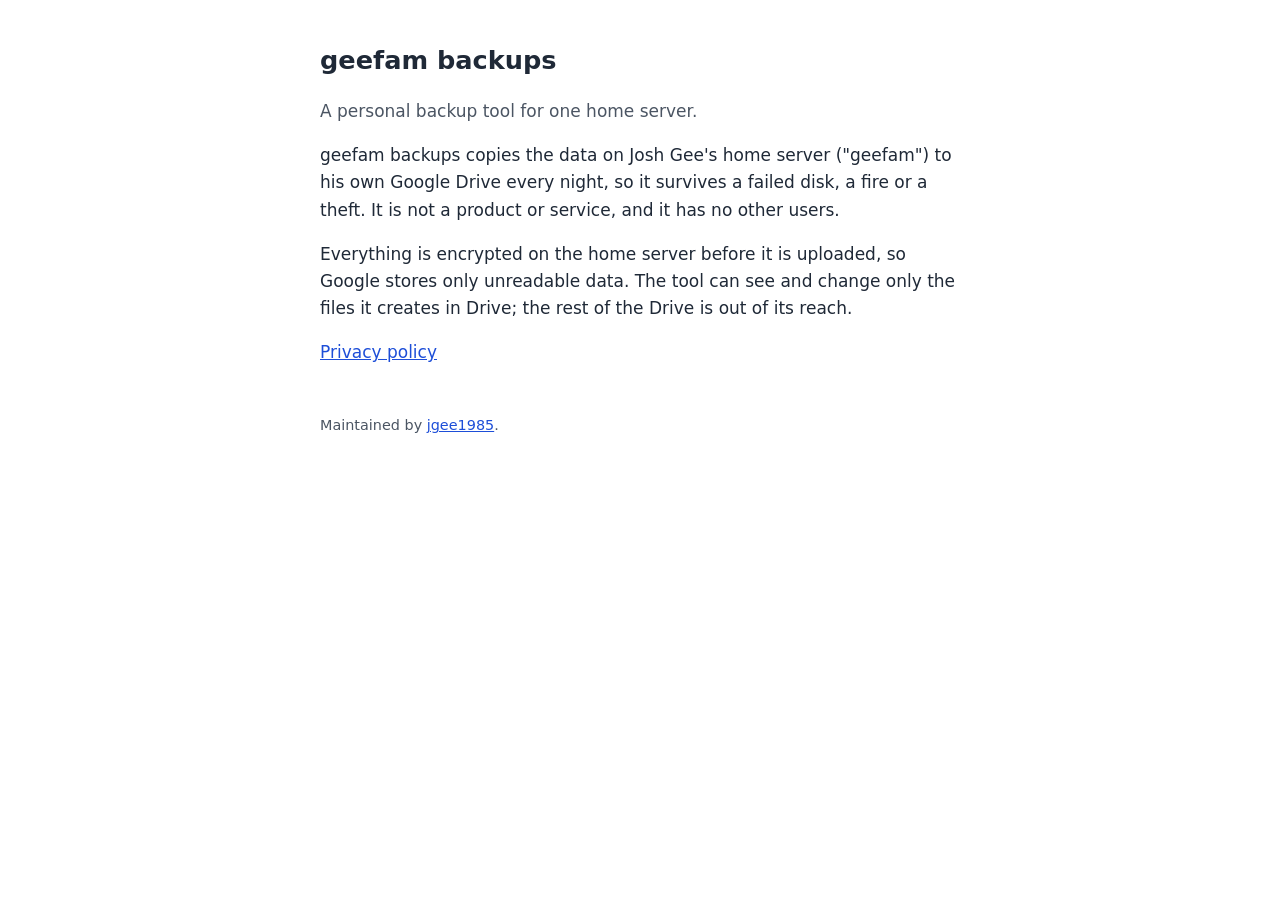
<file: index.html>
<!doctype html>
<html lang="en">
<head>
<meta charset="utf-8">
<meta name="viewport" content="width=device-width, initial-scale=1">
<title>geefam backups</title>
<link rel="stylesheet" href="style.css">
</head>
<body>
<h1>geefam backups</h1>
<p class="lead">A personal backup tool for one home server.</p>

<p>geefam backups copies the data on Josh Gee's home server ("geefam") to his
own Google Drive every night, so it survives a failed disk, a fire or a
theft. It is not a product or service, and it has no other users.</p>

<p>Everything is encrypted on the home server before it is uploaded, so
Google stores only unreadable data. The tool can see and change only the
files it creates in Drive; the rest of the Drive is out of its reach.</p>

<p><a href="privacy.html">Privacy policy</a></p>

<footer>Maintained by <a href="https://github.com/jgee1985">jgee1985</a>.</footer>
</body>
</html>
</file>
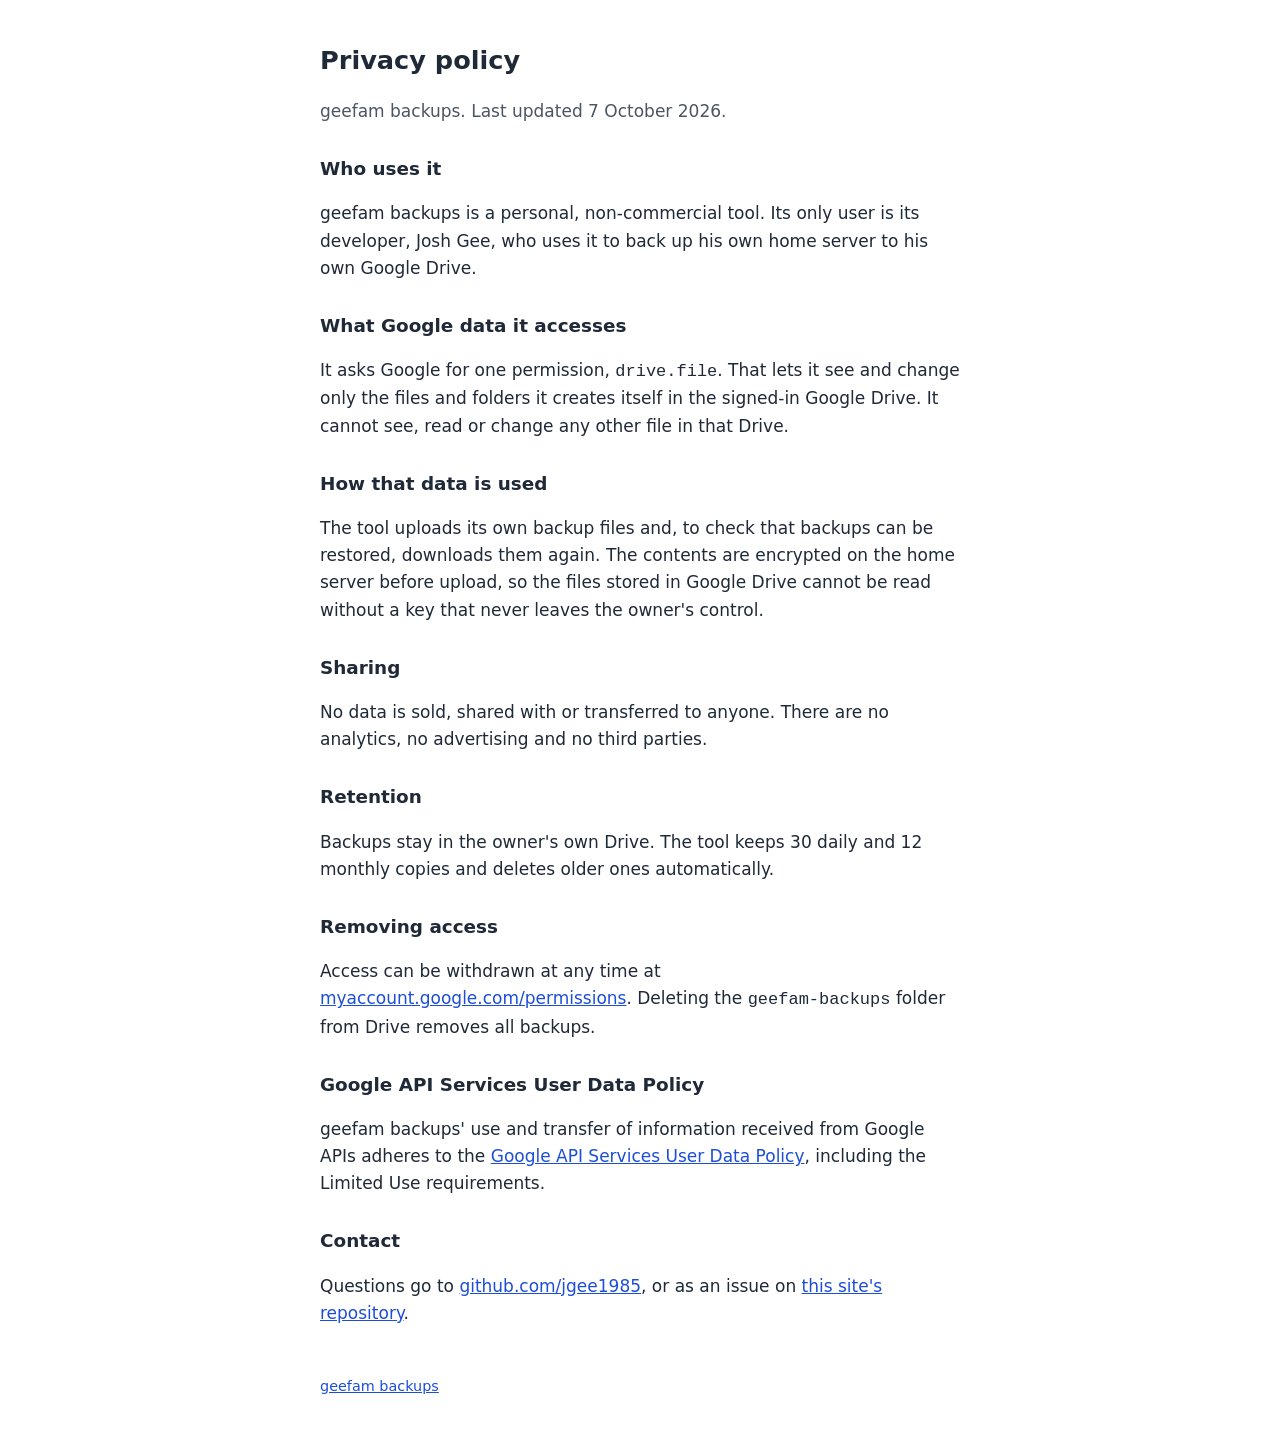
<file: privacy.html>
<!doctype html>
<html lang="en">
<head>
<meta charset="utf-8">
<meta name="viewport" content="width=device-width, initial-scale=1">
<title>geefam backups privacy policy</title>
<link rel="stylesheet" href="style.css">
</head>
<body>
<h1>Privacy policy</h1>
<p class="muted">geefam backups. Last updated 7 October 2026.</p>

<h2>Who uses it</h2>
<p>geefam backups is a personal, non-commercial tool. Its only user is its
developer, Josh Gee, who uses it to back up his own home server to his own
Google Drive.</p>

<h2>What Google data it accesses</h2>
<p>It asks Google for one permission, <code>drive.file</code>. That lets it
see and change only the files and folders it creates itself in the
signed-in Google Drive. It cannot see, read or change any other file in
that Drive.</p>

<h2>How that data is used</h2>
<p>The tool uploads its own backup files and, to check that backups can be
restored, downloads them again. The contents are encrypted on the home
server before upload, so the files stored in Google Drive cannot be read
without a key that never leaves the owner's control.</p>

<h2>Sharing</h2>
<p>No data is sold, shared with or transferred to anyone. There are no
analytics, no advertising and no third parties.</p>

<h2>Retention</h2>
<p>Backups stay in the owner's own Drive. The tool keeps 30 daily and 12
monthly copies and deletes older ones automatically.</p>

<h2>Removing access</h2>
<p>Access can be withdrawn at any time at
<a href="https://myaccount.google.com/permissions">myaccount.google.com/permissions</a>.
Deleting the <code>geefam-backups</code> folder from Drive removes all
backups.</p>

<h2>Google API Services User Data Policy</h2>
<p>geefam backups' use and transfer of information received from Google APIs
adheres to the
<a href="https://developers.google.com/terms/api-services-user-data-policy">Google API Services User Data Policy</a>,
including the Limited Use requirements.</p>

<h2>Contact</h2>
<p>Questions go to <a href="https://github.com/jgee1985">github.com/jgee1985</a>,
or as an issue on <a href="https://github.com/jgee1985/geefam-backups">this
site's repository</a>.</p>

<footer><a href="./">geefam backups</a></footer>
</body>
</html>
</file>
<file: style.css>
:root { --bg: #ffffff; --fg: #1f2937; --muted: #4b5563; --link: #1d4ed8; }
@media (prefers-color-scheme: dark) {
  :root { --bg: #111827; --fg: #e5e7eb; --muted: #9ca3af; --link: #93c5fd; }
}
body { background: var(--bg); color: var(--fg); font: 17px/1.6 system-ui, sans-serif;
       max-width: 40rem; margin: 2.5rem auto; padding: 0 1rem; }
h1 { font-size: 1.6rem; margin-bottom: .2rem; }
h2 { font-size: 1.15rem; margin-top: 1.8rem; }
p.lead, .muted { color: var(--muted); }
a { color: var(--link); }
footer { margin-top: 3rem; font-size: .9rem; color: var(--muted); }
</file>
